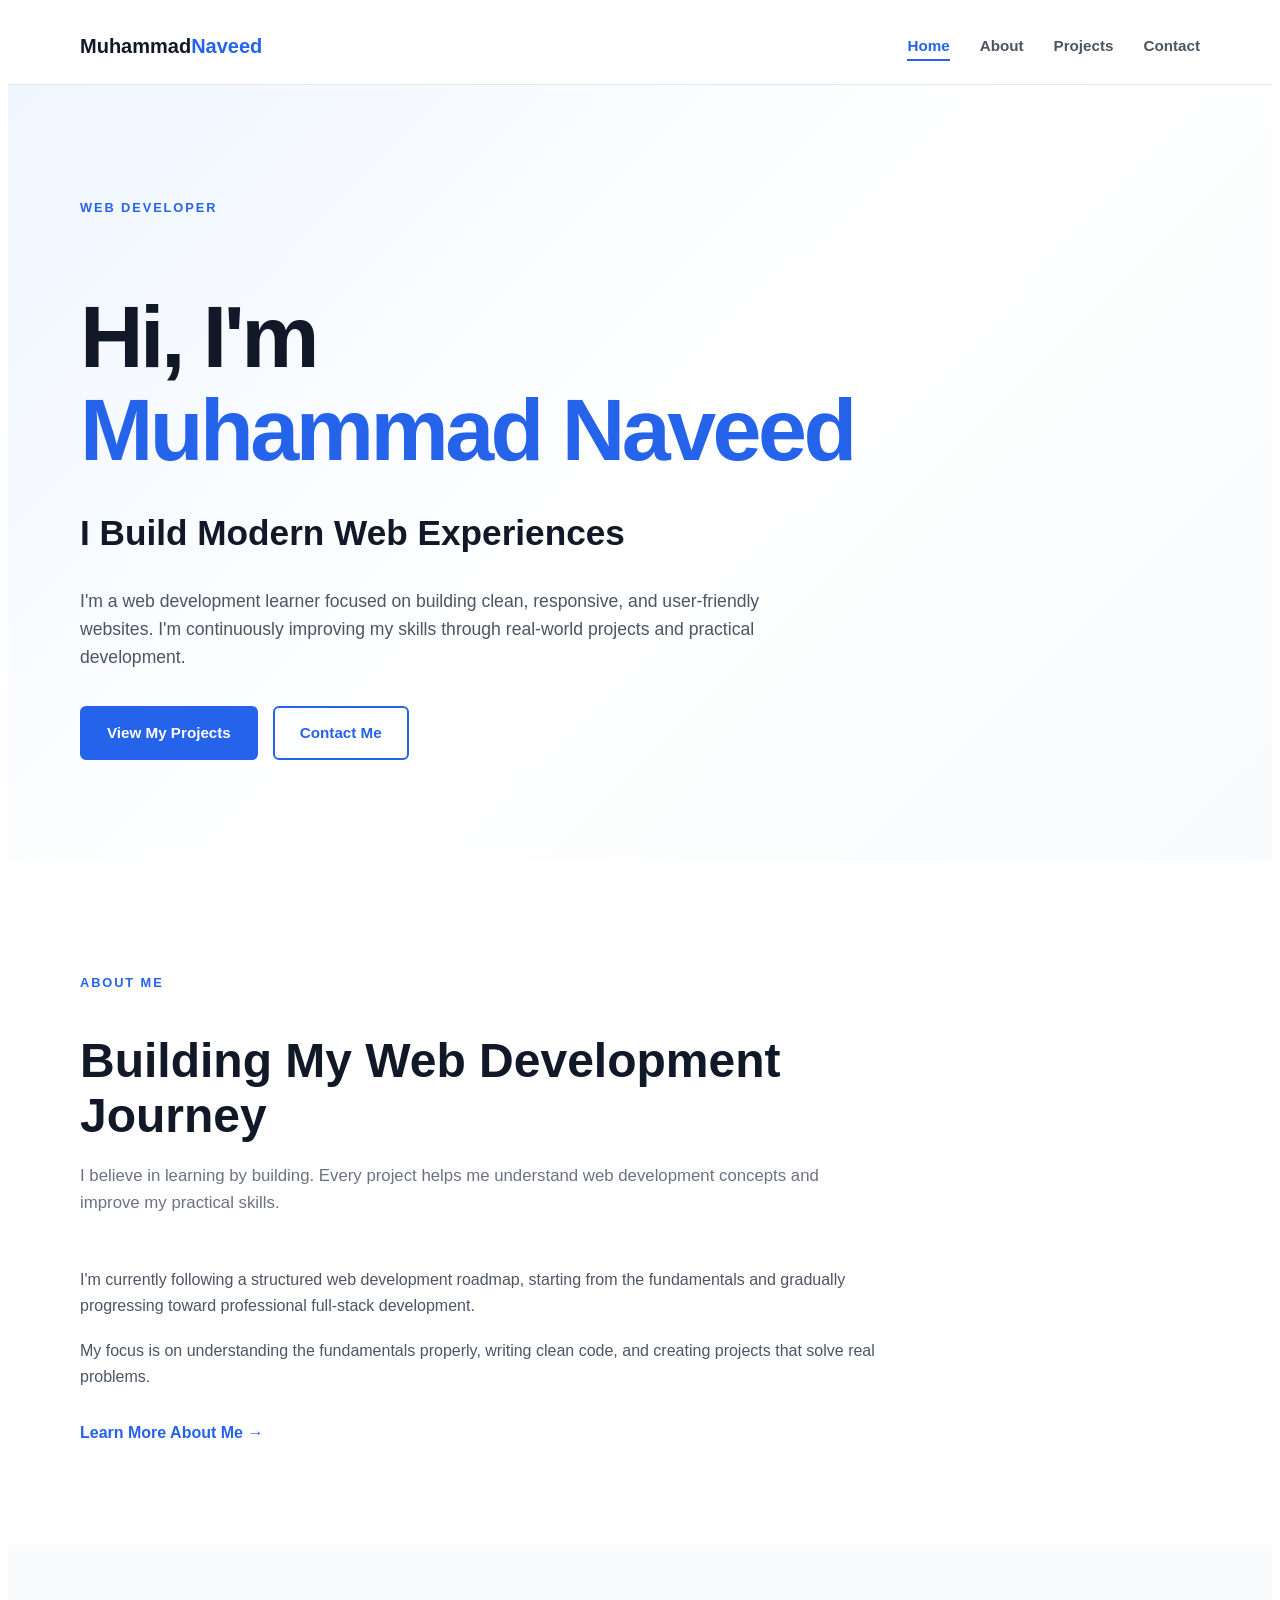
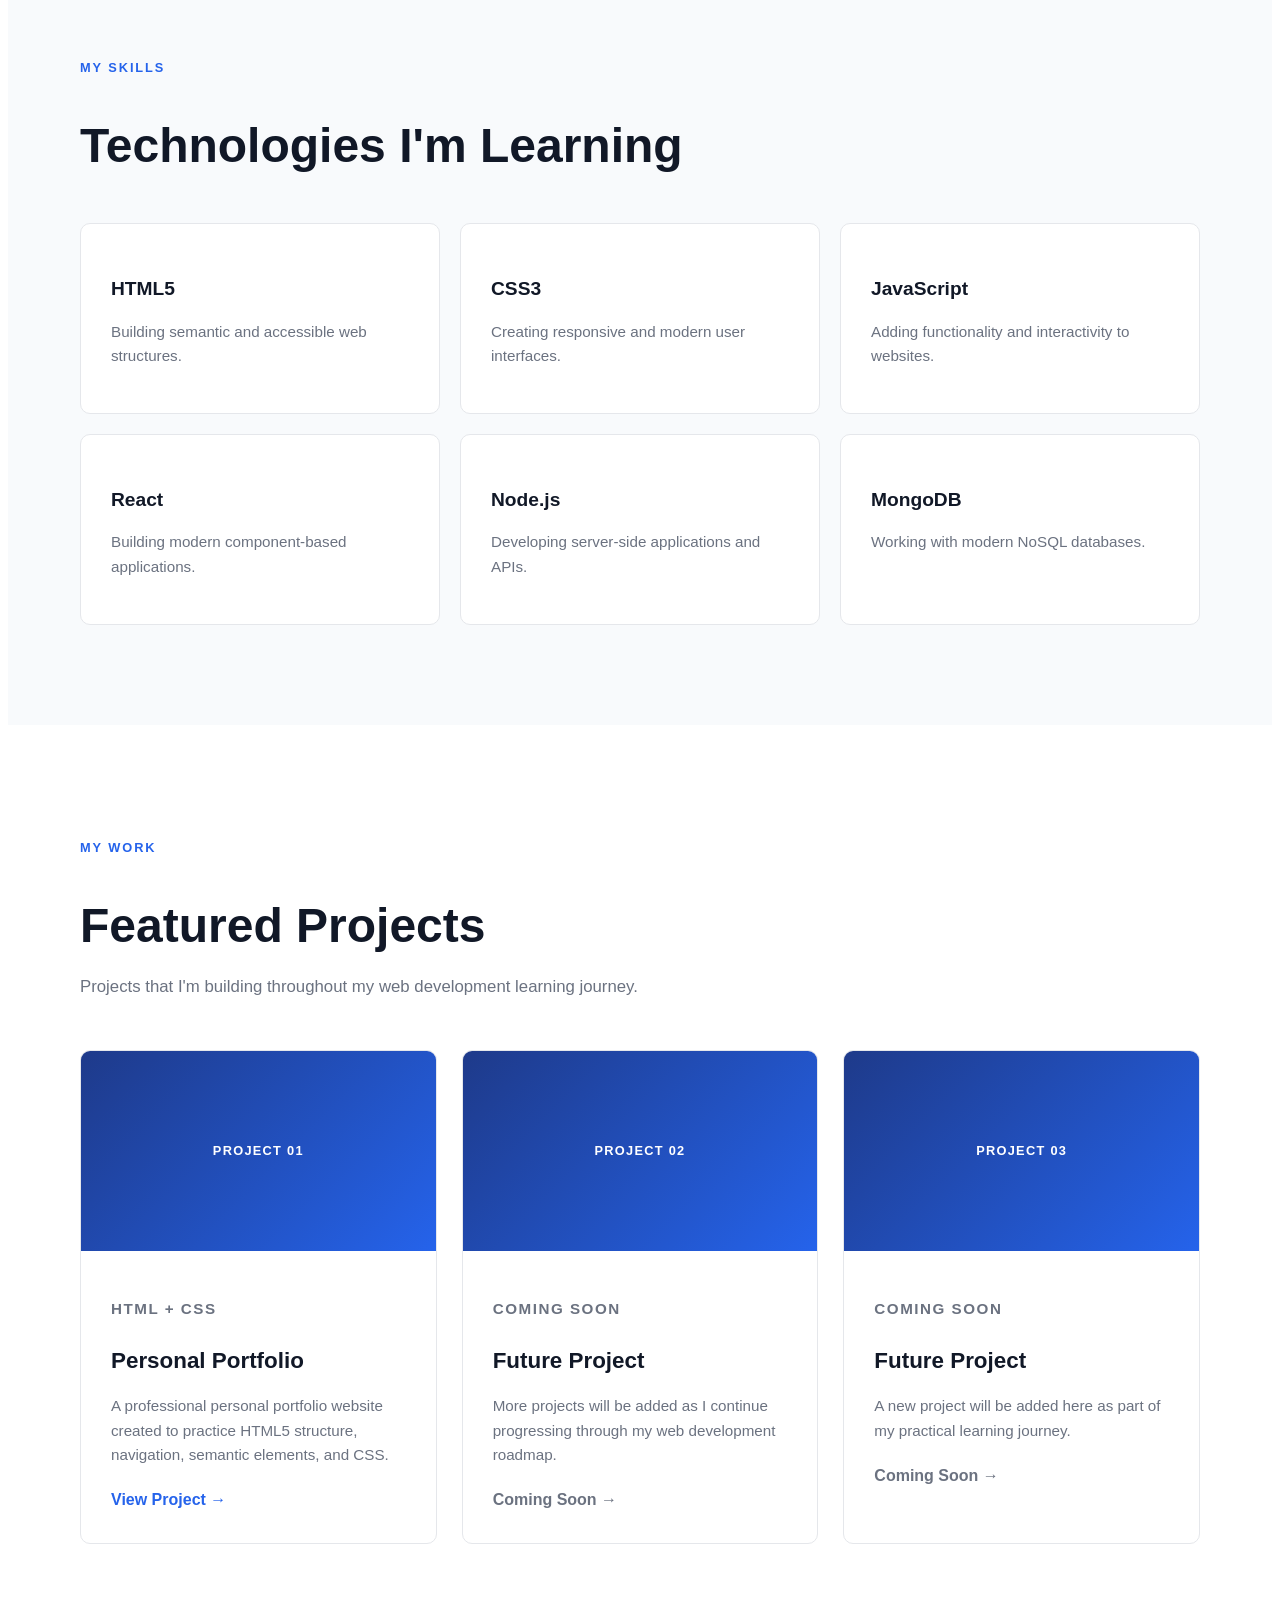
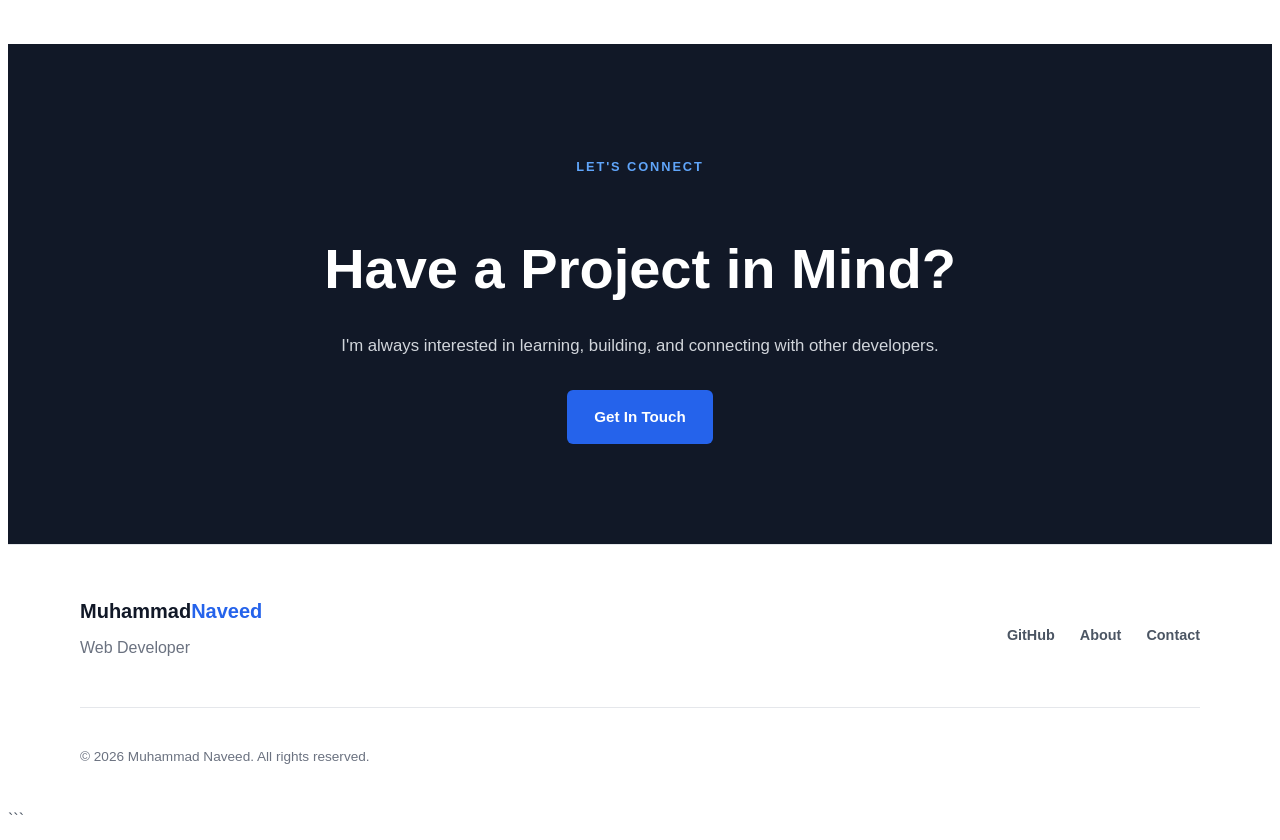
<file: index.html>
<!DOCTYPE html>
<html lang="en">
<head>
    <meta charset="UTF-8">
    <meta name="viewport" content="width=device-width, initial-scale=1.0">

    <meta
        name="description"
        content="Muhammad Naveed - Professional Web Developer Portfolio"
    >

    <meta
        name="author"
        content="Muhammad Naveed"
    >

    <title>Muhammad Naveed | Web Developer</title>

    <link rel="stylesheet" href="css/style.css">
</head>

<body>

    <!-- ==================== HEADER ==================== -->

    <header class="site-header">

        <div class="container header-container">

            <a href="index.html" class="logo">
                Muhammad<span>Naveed</span>
            </a>

            <nav class="navigation" aria-label="Main Navigation">

                <ul class="navigation-list">

                    <li>
                        <a href="index.html" class="active">
                            Home
                        </a>
                    </li>

                    <li>
                        <a href="about.html">
                            About
                        </a>
                    </li>

                    <li>
                        <a href="#projects">
                            Projects
                        </a>
                    </li>

                    <li>
                        <a href="contact.html">
                            Contact
                        </a>
                    </li>

                </ul>

            </nav>

        </div>

    </header>


    <!-- ==================== MAIN ==================== -->

    <main>

        <!-- HERO SECTION -->

        <section class="hero-section">

            <div class="container hero-container">

                <div class="hero-content">

                    <p class="hero-label">
                        WEB DEVELOPER
                    </p>

                    <h1>
                        Hi, I'm
                        <span>Muhammad Naveed</span>
                    </h1>

                    <h2>
                        I Build Modern Web Experiences
                    </h2>

                    <p class="hero-description">
                        I'm a web development learner focused on building
                        clean, responsive, and user-friendly websites.
                        I'm continuously improving my skills through
                        real-world projects and practical development.
                    </p>

                    <div class="hero-buttons">

                        <a href="#projects" class="btn btn-primary">
                            View My Projects
                        </a>

                        <a href="contact.html" class="btn btn-secondary">
                            Contact Me
                        </a>

                    </div>

                </div>

            </div>

        </section>


        <!-- ==================== ABOUT PREVIEW ==================== -->

        <section class="about-preview section">

            <div class="container">

                <div class="section-heading">

                    <p class="section-label">
                        ABOUT ME
                    </p>

                    <h2>
                        Building My Web Development Journey
                    </h2>

                    <p>
                        I believe in learning by building. Every project
                        helps me understand web development concepts and
                        improve my practical skills.
                    </p>

                </div>

                <div class="about-content">

                    <p>
                        I'm currently following a structured web development
                        roadmap, starting from the fundamentals and gradually
                        progressing toward professional full-stack development.
                    </p>

                    <p>
                        My focus is on understanding the fundamentals properly,
                        writing clean code, and creating projects that solve
                        real problems.
                    </p>

                    <a href="about.html" class="text-link">
                        Learn More About Me →
                    </a>

                </div>

            </div>

        </section>


        <!-- ==================== SKILLS ==================== -->

        <section class="skills-section section">

            <div class="container">

                <div class="section-heading">

                    <p class="section-label">
                        MY SKILLS
                    </p>

                    <h2>
                        Technologies I'm Learning
                    </h2>

                </div>

                <div class="skills-grid">

                    <article class="skill-card">
                        <h3>HTML5</h3>
                        <p>
                            Building semantic and accessible web structures.
                        </p>
                    </article>

                    <article class="skill-card">
                        <h3>CSS3</h3>
                        <p>
                            Creating responsive and modern user interfaces.
                        </p>
                    </article>

                    <article class="skill-card">
                        <h3>JavaScript</h3>
                        <p>
                            Adding functionality and interactivity to websites.
                        </p>
                    </article>

                    <article class="skill-card">
                        <h3>React</h3>
                        <p>
                            Building modern component-based applications.
                        </p>
                    </article>

                    <article class="skill-card">
                        <h3>Node.js</h3>
                        <p>
                            Developing server-side applications and APIs.
                        </p>
                    </article>

                    <article class="skill-card">
                        <h3>MongoDB</h3>
                        <p>
                            Working with modern NoSQL databases.
                        </p>
                    </article>

                </div>

            </div>

        </section>


        <!-- ==================== PROJECTS ==================== -->

        <section class="projects-section section" id="projects">

            <div class="container">

                <div class="section-heading">

                    <p class="section-label">
                        MY WORK
                    </p>

                    <h2>
                        Featured Projects
                    </h2>

                    <p>
                        Projects that I'm building throughout my
                        web development learning journey.
                    </p>

                </div>


                <div class="projects-grid">

                    <!-- PROJECT 01 -->

                    <article class="project-card">

                        <div class="project-image">
                            <span>
                                PROJECT 01
                            </span>
                        </div>

                        <div class="project-content">

                            <p class="project-category">
                                HTML + CSS
                            </p>

                            <h3>
                                Personal Portfolio
                            </h3>

                            <p>
                                A professional personal portfolio website
                                created to practice HTML5 structure,
                                navigation, semantic elements, and CSS.
                            </p>

                            <a href="index.html" class="project-link">
                                View Project →
                            </a>

                        </div>

                    </article>


                    <!-- PROJECT 02 -->

                    <article class="project-card">

                        <div class="project-image">
                            <span>
                                PROJECT 02
                            </span>
                        </div>

                        <div class="project-content">

                            <p class="project-category">
                                COMING SOON
                            </p>

                            <h3>
                                Future Project
                            </h3>

                            <p>
                                More projects will be added as I continue
                                progressing through my web development roadmap.
                            </p>

                            <span class="project-link disabled">
                                Coming Soon →
                            </span>

                        </div>

                    </article>


                    <!-- PROJECT 03 -->

                    <article class="project-card">

                        <div class="project-image">
                            <span>
                                PROJECT 03
                            </span>
                        </div>

                        <div class="project-content">

                            <p class="project-category">
                                COMING SOON
                            </p>

                            <h3>
                                Future Project
                            </h3>

                            <p>
                                A new project will be added here as part
                                of my practical learning journey.
                            </p>

                            <span class="project-link disabled">
                                Coming Soon →
                            </span>

                        </div>

                    </article>

                </div>

            </div>

        </section>


        <!-- ==================== CTA ==================== -->

        <section class="cta-section">

            <div class="container cta-container">

                <p class="section-label">
                    LET'S CONNECT
                </p>

                <h2>
                    Have a Project in Mind?
                </h2>

                <p>
                    I'm always interested in learning, building,
                    and connecting with other developers.
                </p>

                <a href="contact.html" class="btn btn-primary">
                    Get In Touch
                </a>

            </div>

        </section>

    </main>


    <!-- ==================== FOOTER ==================== -->

    <footer class="site-footer">

        <div class="container footer-container">

            <div class="footer-brand">

                <a href="index.html" class="logo">
                    Muhammad<span>Naveed</span>
                </a>

                <p>
                    Web Developer
                </p>

            </div>

            <div class="footer-links">

                <a
                    href="https://github.com/muhammadnaveed1163"
                    target="_blank"
                    rel="noopener noreferrer"
                >
                    GitHub
                </a>

                <a href="about.html">
                    About
                </a>

                <a href="contact.html">
                    Contact
                </a>

            </div>

            <div class="footer-bottom">

                <p>
                    © 2026 Muhammad Naveed. All rights reserved.
                </p>

            </div>

        </div>

    </footer>

</body>
</html>
```
</file>
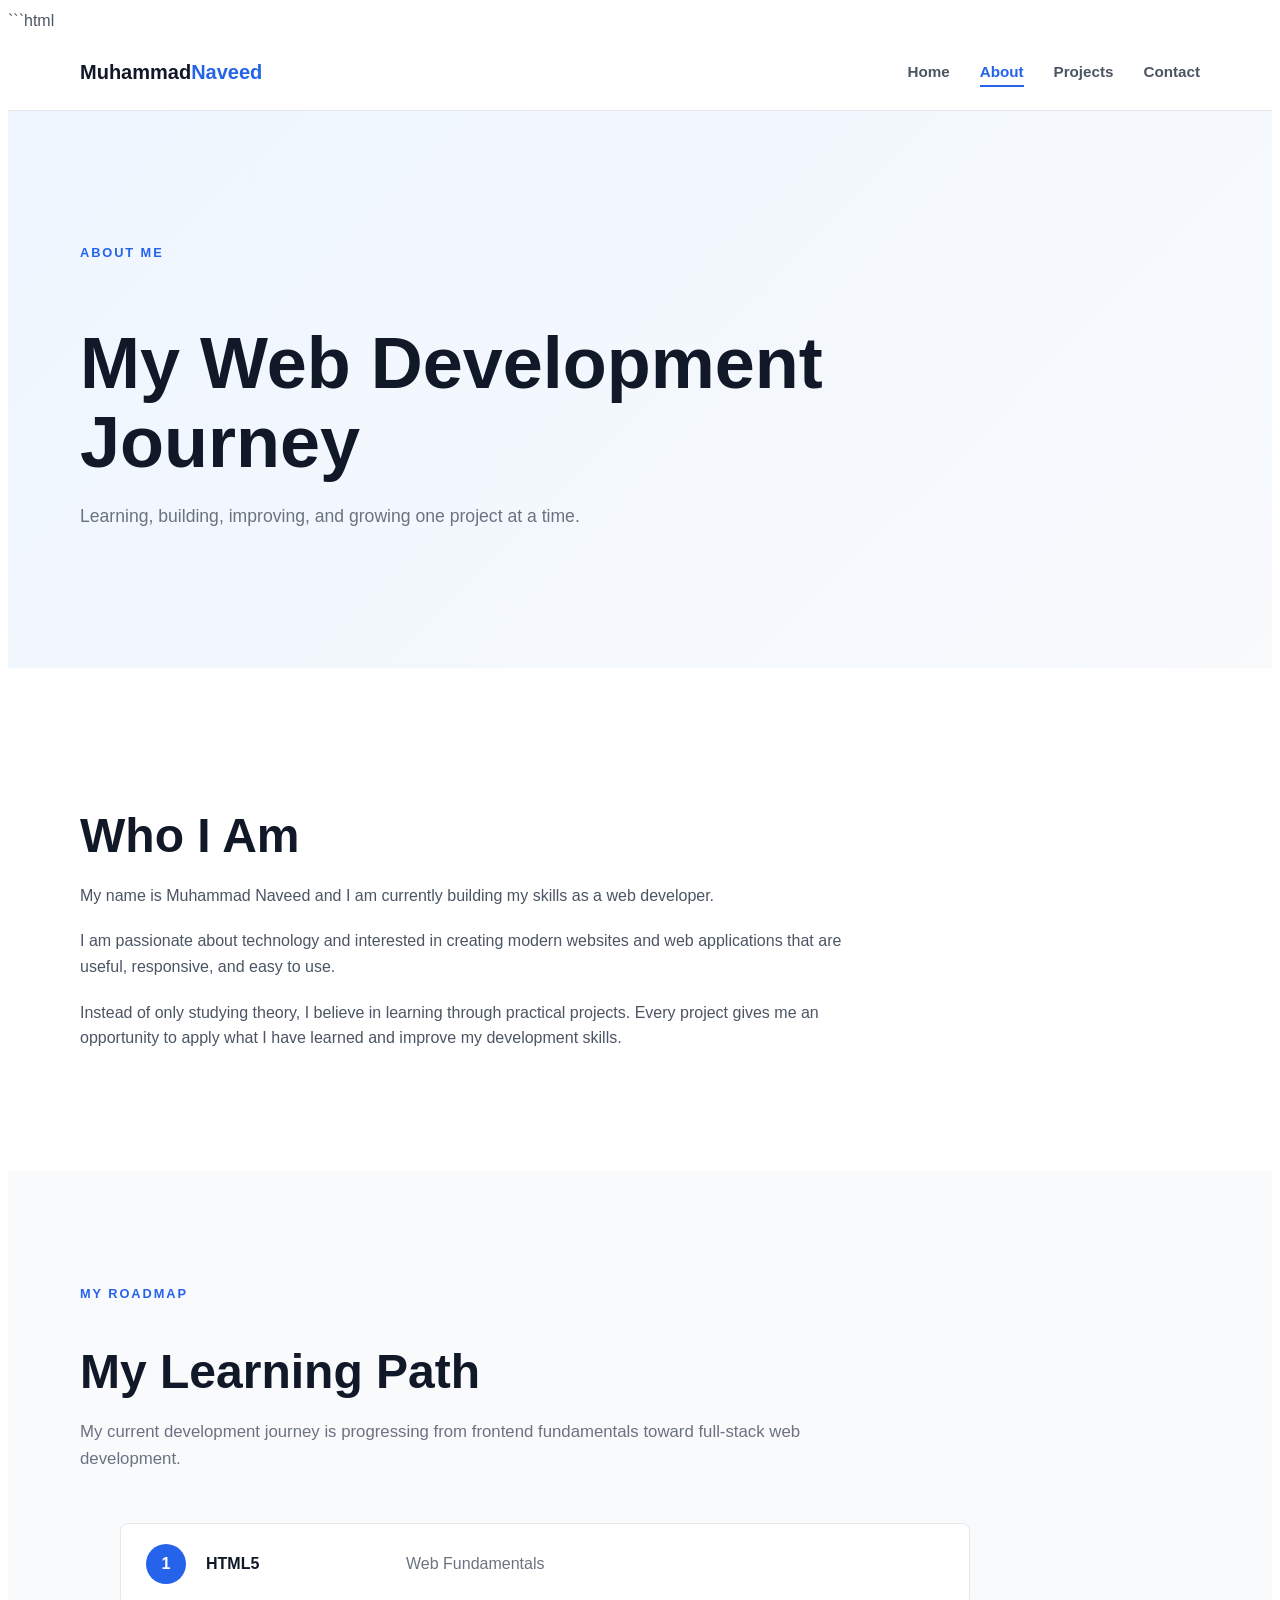
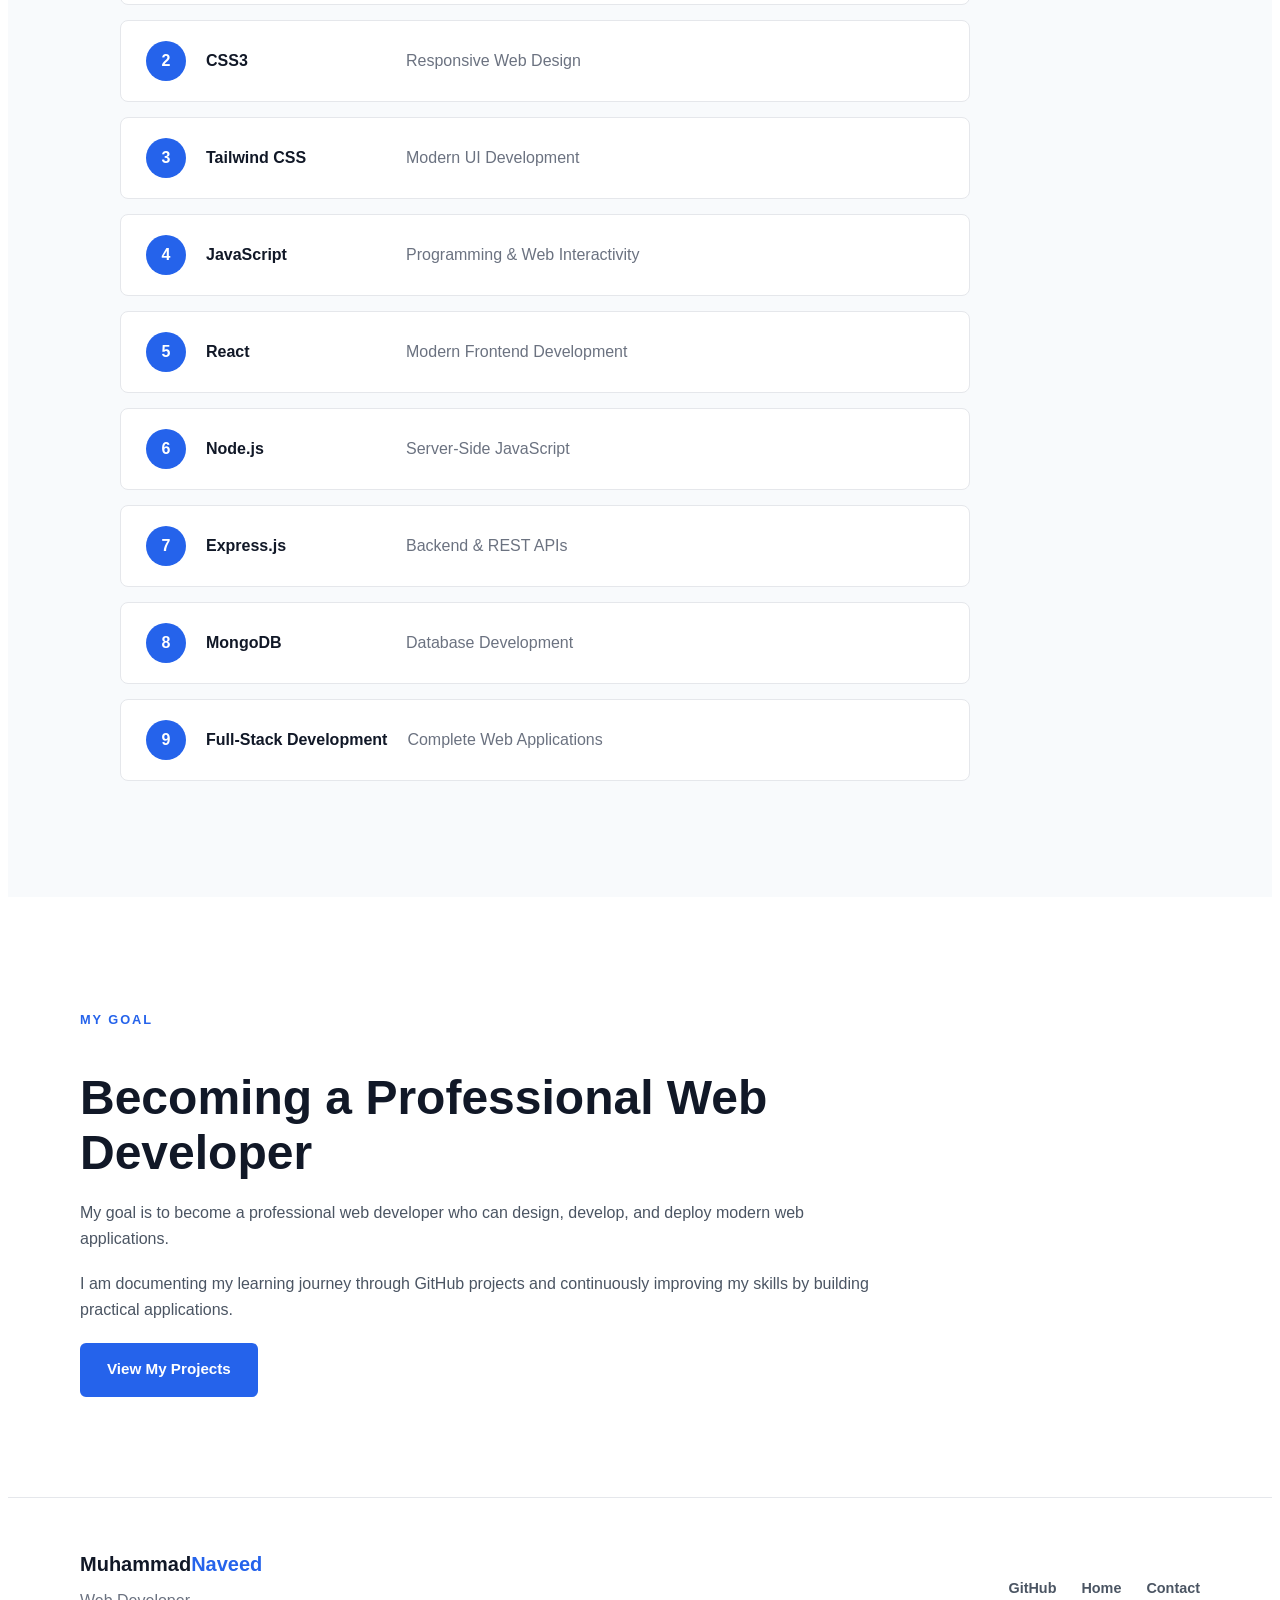
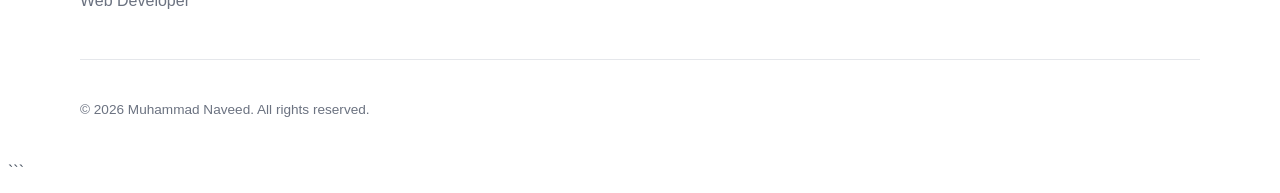
<file: about.html>
```html
<!DOCTYPE html>
<html lang="en">
<head>

    <meta charset="UTF-8">
    <meta name="viewport" content="width=device-width, initial-scale=1.0">

    <meta
        name="description"
        content="Learn more about Muhammad Naveed and his web development journey."
    >

    <meta
        name="author"
        content="Muhammad Naveed"
    >

    <title>About | Muhammad Naveed</title>

    <link rel="stylesheet" href="css/style.css">

</head>

<body>

    <!-- ==================== HEADER ==================== -->

    <header class="site-header">

        <div class="container header-container">

            <a href="index.html" class="logo">
                Muhammad<span>Naveed</span>
            </a>

            <nav class="navigation" aria-label="Main Navigation">

                <ul class="navigation-list">

                    <li>
                        <a href="index.html">
                            Home
                        </a>
                    </li>

                    <li>
                        <a href="about.html" class="active">
                            About
                        </a>
                    </li>

                    <li>
                        <a href="index.html#projects">
                            Projects
                        </a>
                    </li>

                    <li>
                        <a href="contact.html">
                            Contact
                        </a>
                    </li>

                </ul>

            </nav>

        </div>

    </header>


    <!-- ==================== MAIN ==================== -->

    <main>

        <!-- PAGE HERO -->

        <section class="page-hero">

            <div class="container">

                <p class="section-label">
                    ABOUT ME
                </p>

                <h1>
                    My Web Development Journey
                </h1>

                <p>
                    Learning, building, improving, and growing
                    one project at a time.
                </p>

            </div>

        </section>


        <!-- ABOUT -->

        <section class="section">

            <div class="container">

                <div class="content-width">

                    <h2>
                        Who I Am
                    </h2>

                    <p>
                        My name is Muhammad Naveed and I am currently
                        building my skills as a web developer.
                    </p>

                    <p>
                        I am passionate about technology and interested
                        in creating modern websites and web applications
                        that are useful, responsive, and easy to use.
                    </p>

                    <p>
                        Instead of only studying theory, I believe in
                        learning through practical projects. Every project
                        gives me an opportunity to apply what I have learned
                        and improve my development skills.
                    </p>

                </div>

            </div>

        </section>


        <!-- LEARNING PATH -->

        <section class="skills-section section">

            <div class="container">

                <div class="section-heading">

                    <p class="section-label">
                        MY ROADMAP
                    </p>

                    <h2>
                        My Learning Path
                    </h2>

                    <p>
                        My current development journey is progressing
                        from frontend fundamentals toward full-stack
                        web development.
                    </p>

                </div>


                <ol class="roadmap-list">

                    <li>
                        <strong>HTML5</strong>
                        <span>Web Fundamentals</span>
                    </li>

                    <li>
                        <strong>CSS3</strong>
                        <span>Responsive Web Design</span>
                    </li>

                    <li>
                        <strong>Tailwind CSS</strong>
                        <span>Modern UI Development</span>
                    </li>

                    <li>
                        <strong>JavaScript</strong>
                        <span>Programming & Web Interactivity</span>
                    </li>

                    <li>
                        <strong>React</strong>
                        <span>Modern Frontend Development</span>
                    </li>

                    <li>
                        <strong>Node.js</strong>
                        <span>Server-Side JavaScript</span>
                    </li>

                    <li>
                        <strong>Express.js</strong>
                        <span>Backend & REST APIs</span>
                    </li>

                    <li>
                        <strong>MongoDB</strong>
                        <span>Database Development</span>
                    </li>

                    <li>
                        <strong>Full-Stack Development</strong>
                        <span>Complete Web Applications</span>
                    </li>

                </ol>

            </div>

        </section>


        <!-- GOAL -->

        <section class="section">

            <div class="container">

                <div class="content-width">

                    <p class="section-label">
                        MY GOAL
                    </p>

                    <h2>
                        Becoming a Professional Web Developer
                    </h2>

                    <p>
                        My goal is to become a professional web developer
                        who can design, develop, and deploy modern web
                        applications.
                    </p>

                    <p>
                        I am documenting my learning journey through
                        GitHub projects and continuously improving my
                        skills by building practical applications.
                    </p>

                    <a href="index.html#projects" class="btn btn-primary">
                        View My Projects
                    </a>

                </div>

            </div>

        </section>

    </main>


    <!-- ==================== FOOTER ==================== -->

    <footer class="site-footer">

        <div class="container footer-container">

            <div class="footer-brand">

                <a href="index.html" class="logo">
                    Muhammad<span>Naveed</span>
                </a>

                <p>
                    Web Developer
                </p>

            </div>

            <div class="footer-links">

                <a
                    href="https://github.com/muhammadnaveed1163"
                    target="_blank"
                    rel="noopener noreferrer"
                >
                    GitHub
                </a>

                <a href="index.html">
                    Home
                </a>

                <a href="contact.html">
                    Contact
                </a>

            </div>

            <div class="footer-bottom">

                <p>
                    © 2026 Muhammad Naveed. All rights reserved.
                </p>

            </div>

        </div>

    </footer>

</body>
</html>
```
</file>
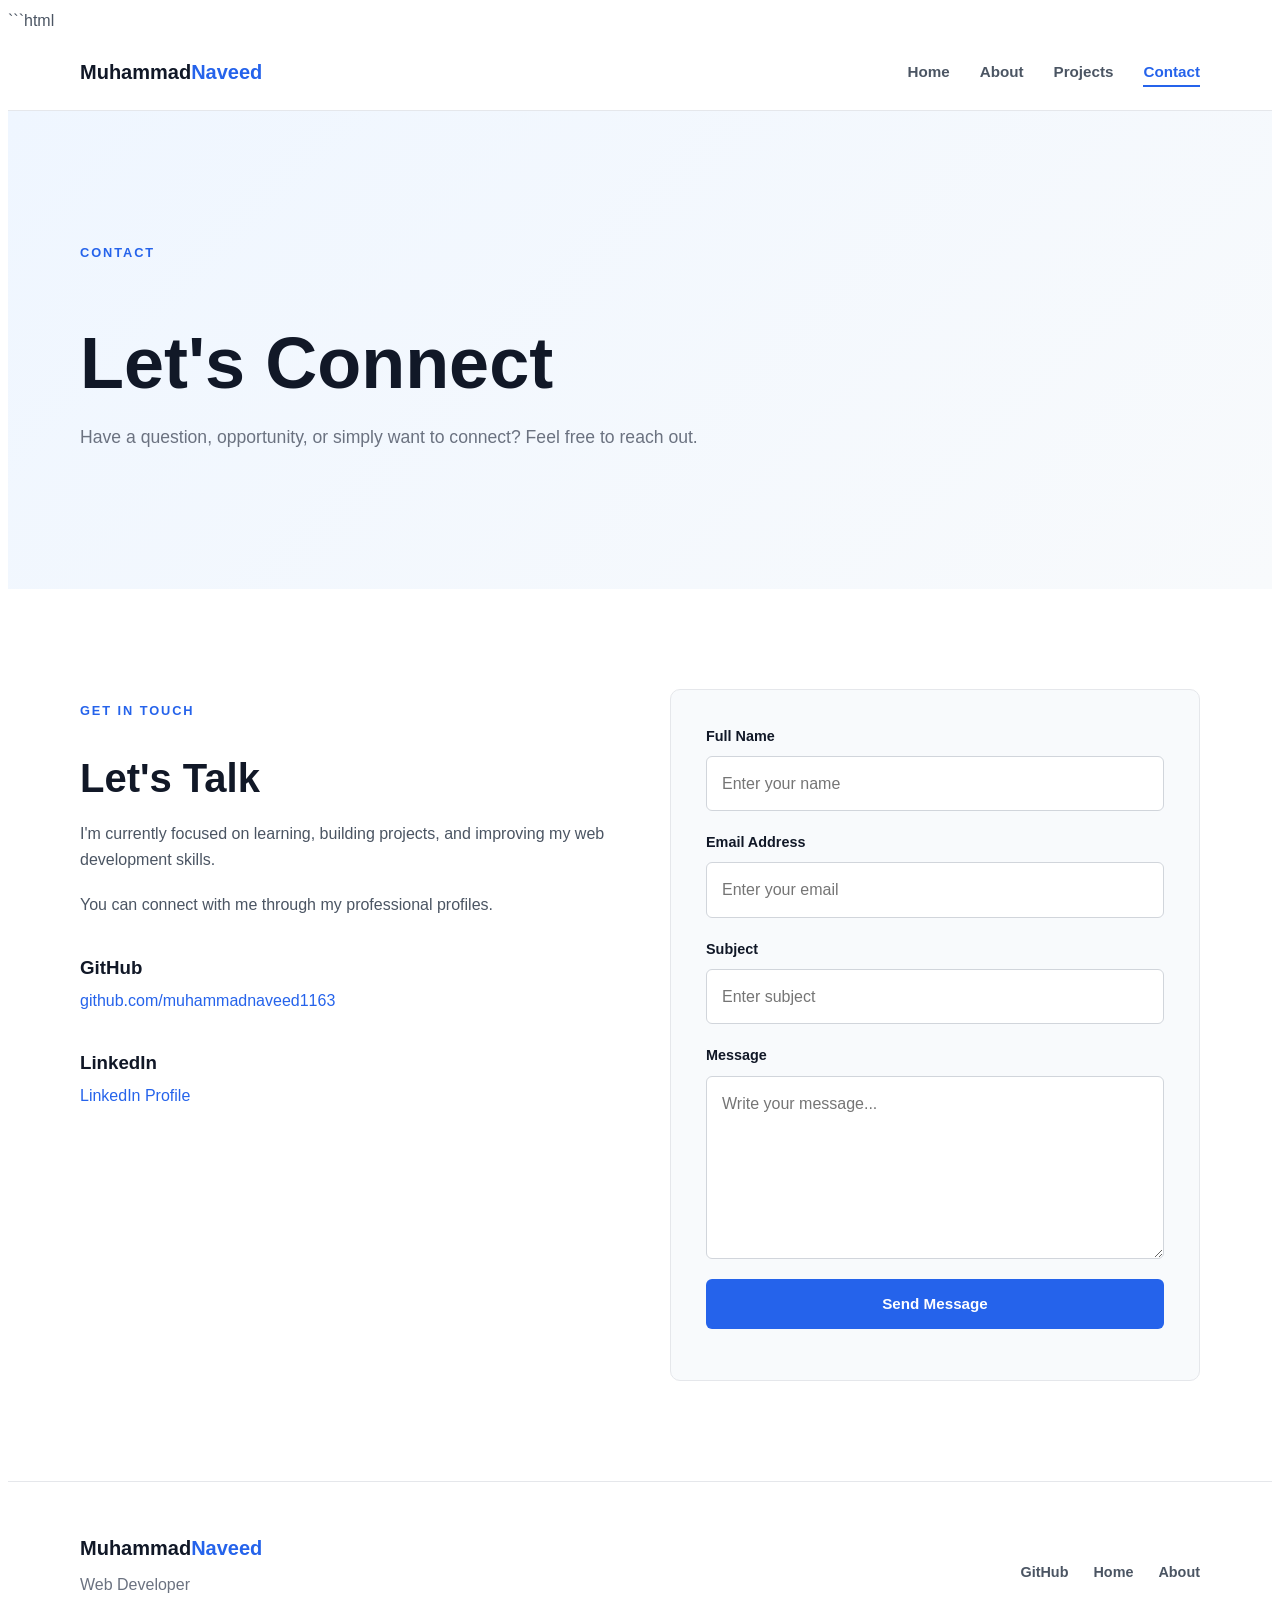
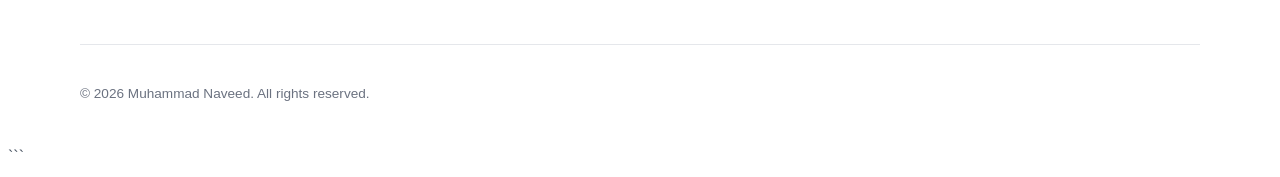
<file: contact.html>
```html
<!DOCTYPE html>
<html lang="en">
<head>

    <meta charset="UTF-8">
    <meta name="viewport" content="width=device-width, initial-scale=1.0">

    <meta
        name="description"
        content="Contact Muhammad Naveed - Web Developer."
    >

    <meta
        name="author"
        content="Muhammad Naveed"
    >

    <title>Contact | Muhammad Naveed</title>

    <link rel="stylesheet" href="css/style.css">

</head>

<body>

    <!-- ==================== HEADER ==================== -->

    <header class="site-header">

        <div class="container header-container">

            <a href="index.html" class="logo">
                Muhammad<span>Naveed</span>
            </a>

            <nav class="navigation" aria-label="Main Navigation">

                <ul class="navigation-list">

                    <li>
                        <a href="index.html">
                            Home
                        </a>
                    </li>

                    <li>
                        <a href="about.html">
                            About
                        </a>
                    </li>

                    <li>
                        <a href="index.html#projects">
                            Projects
                        </a>
                    </li>

                    <li>
                        <a href="contact.html" class="active">
                            Contact
                        </a>
                    </li>

                </ul>

            </nav>

        </div>

    </header>


    <!-- ==================== MAIN ==================== -->

    <main>

        <!-- PAGE HERO -->

        <section class="page-hero">

            <div class="container">

                <p class="section-label">
                    CONTACT
                </p>

                <h1>
                    Let's Connect
                </h1>

                <p>
                    Have a question, opportunity, or simply want
                    to connect? Feel free to reach out.
                </p>

            </div>

        </section>


        <!-- CONTACT SECTION -->

        <section class="section">

            <div class="container">

                <div class="contact-grid">

                    <!-- CONTACT INFORMATION -->

                    <div class="contact-info">

                        <p class="section-label">
                            GET IN TOUCH
                        </p>

                        <h2>
                            Let's Talk
                        </h2>

                        <p>
                            I'm currently focused on learning,
                            building projects, and improving my
                            web development skills.
                        </p>

                        <p>
                            You can connect with me through my
                            professional profiles.
                        </p>


                        <div class="contact-item">

                            <h3>
                                GitHub
                            </h3>

                            <a
                                href="https://github.com/muhammadnaveed1163"
                                target="_blank"
                                rel="noopener noreferrer"
                            >
                                github.com/muhammadnaveed1163
                            </a>

                        </div>


                        <div class="contact-item">

                            <h3>
                                LinkedIn
                            </h3>

                            <a
                                href="#"
                                target="_blank"
                                rel="noopener noreferrer"
                            >
                                LinkedIn Profile
                            </a>

                        </div>

                    </div>


                    <!-- CONTACT FORM -->

                    <div class="contact-form-wrapper">

                        <form class="contact-form">

                            <div class="form-group">

                                <label for="name">
                                    Full Name
                                </label>

                                <input
                                    type="text"
                                    id="name"
                                    name="name"
                                    placeholder="Enter your name"
                                    required
                                >

                            </div>


                            <div class="form-group">

                                <label for="email">
                                    Email Address
                                </label>

                                <input
                                    type="email"
                                    id="email"
                                    name="email"
                                    placeholder="Enter your email"
                                    required
                                >

                            </div>


                            <div class="form-group">

                                <label for="subject">
                                    Subject
                                </label>

                                <input
                                    type="text"
                                    id="subject"
                                    name="subject"
                                    placeholder="Enter subject"
                                    required
                                >

                            </div>


                            <div class="form-group">

                                <label for="message">
                                    Message
                                </label>

                                <textarea
                                    id="message"
                                    name="message"
                                    rows="6"
                                    placeholder="Write your message..."
                                    required
                                ></textarea>

                            </div>


                            <button
                                type="submit"
                                class="btn btn-primary"
                            >
                                Send Message
                            </button>

                        </form>

                    </div>

                </div>

            </div>

        </section>

    </main>


    <!-- ==================== FOOTER ==================== -->

    <footer class="site-footer">

        <div class="container footer-container">

            <div class="footer-brand">

                <a href="index.html" class="logo">
                    Muhammad<span>Naveed</span>
                </a>

                <p>
                    Web Developer
                </p>

            </div>

            <div class="footer-links">

                <a
                    href="https://github.com/muhammadnaveed1163"
                    target="_blank"
                    rel="noopener noreferrer"
                >
                    GitHub
                </a>

                <a href="index.html">
                    Home
                </a>

                <a href="about.html">
                    About
                </a>

            </div>

            <div class="footer-bottom">

                <p>
                    © 2026 Muhammad Naveed. All rights reserved.
                </p>

            </div>

        </div>

    </footer>

</body>
</html>
```
</file>
<file: css/style.css>
```css
/* =========================================================
   RESET
========================================================= */

* {
    margin: 0;
    padding: 0;
    box-sizing: border-box;
}


/* =========================================================
   ROOT
========================================================= */

:root {
    --primary-color: #2563eb;
    --primary-dark: #1d4ed8;

    --dark-color: #111827;
    --text-color: #4b5563;
    --light-text: #6b7280;

    --background-color: #ffffff;
    --light-background: #f8fafc;

    --border-color: #e5e7eb;

    --container-width: 1120px;

    --transition: 0.3s ease;
}


/* =========================================================
   GLOBAL
========================================================= */

html {
    scroll-behavior: smooth;
}

body {
    font-family:
        Arial,
        Helvetica,
        sans-serif;

    line-height: 1.6;

    color: var(--text-color);

    background-color: var(--background-color);
}

a {
    color: inherit;
    text-decoration: none;
}

ul,
ol {
    list-style: none;
}

img {
    display: block;
    max-width: 100%;
}

button,
input,
textarea {
    font: inherit;
}


/* =========================================================
   CONTAINER
========================================================= */

.container {
    width: min(
        var(--container-width),
        calc(100% - 40px)
    );

    margin: 0 auto;
}


/* =========================================================
   HEADER
========================================================= */

.site-header {
    position: sticky;
    top: 0;
    z-index: 1000;

    border-bottom: 1px solid var(--border-color);

    background-color: rgba(255, 255, 255, 0.95);

    backdrop-filter: blur(10px);
}

.header-container {
    min-height: 76px;

    display: flex;
    align-items: center;
    justify-content: space-between;

    gap: 30px;
}


/* LOGO */

.logo {
    color: var(--dark-color);

    font-size: 1.25rem;
    font-weight: 800;

    white-space: nowrap;
}

.logo span {
    color: var(--primary-color);
}


/* NAVIGATION */

.navigation-list {
    display: flex;

    align-items: center;

    gap: 30px;
}

.navigation-list a {
    position: relative;

    color: var(--text-color);

    font-size: 0.95rem;
    font-weight: 600;

    transition: color var(--transition);
}

.navigation-list a:hover,
.navigation-list a.active {
    color: var(--primary-color);
}

.navigation-list a::after {
    content: "";

    position: absolute;

    left: 0;
    bottom: -7px;

    width: 0;
    height: 2px;

    background-color: var(--primary-color);

    transition: width var(--transition);
}

.navigation-list a:hover::after,
.navigation-list a.active::after {
    width: 100%;
}


/* =========================================================
   HERO
========================================================= */

.hero-section {
    min-height: 680px;

    display: flex;
    align-items: center;

    background:
        linear-gradient(
            135deg,
            #eff6ff 0%,
            #ffffff 50%,
            #f8fafc 100%
        );
}

.hero-container {
    padding: 100px 0;
}

.hero-content {
    max-width: 850px;
}

.hero-label,
.section-label {
    margin-bottom: 15px;

    color: var(--primary-color);

    font-size: 0.8rem;
    font-weight: 800;

    letter-spacing: 0.15em;
}

.hero-content h1 {
    margin-bottom: 15px;

    color: var(--dark-color);

    font-size: clamp(
        2.8rem,
        7vw,
        5.5rem
    );

    line-height: 1.05;

    letter-spacing: -0.04em;
}

.hero-content h1 span {
    display: block;

    color: var(--primary-color);
}

.hero-content h2 {
    margin-bottom: 25px;

    color: var(--dark-color);

    font-size: clamp(
        1.5rem,
        3vw,
        2.2rem
    );
}

.hero-description {
    max-width: 700px;

    margin-bottom: 35px;

    color: var(--text-color);

    font-size: 1.1rem;
}


/* =========================================================
   BUTTONS
========================================================= */

.hero-buttons {
    display: flex;

    flex-wrap: wrap;

    gap: 15px;
}

.btn {
    display: inline-flex;

    align-items: center;
    justify-content: center;

    min-height: 50px;

    padding: 0 25px;

    border: 2px solid transparent;
    border-radius: 6px;

    font-size: 0.95rem;
    font-weight: 700;

    cursor: pointer;

    transition:
        background-color var(--transition),
        color var(--transition),
        border-color var(--transition),
        transform var(--transition);
}

.btn:hover {
    transform: translateY(-2px);

    text-decoration: none;
}

.btn-primary {
    color: #ffffff;

    background-color: var(--primary-color);
}

.btn-primary:hover {
    background-color: var(--primary-dark);
}

.btn-secondary {
    color: var(--primary-color);

    border-color: var(--primary-color);

    background-color: transparent;
}

.btn-secondary:hover {
    color: #ffffff;

    background-color: var(--primary-color);
}


/* =========================================================
   SECTIONS
========================================================= */

.section {
    padding: 100px 0;
}

.section-heading {
    max-width: 750px;

    margin-bottom: 50px;
}

.section-heading h2,
.section h2 {
    margin-bottom: 20px;

    color: var(--dark-color);

    font-size: clamp(
        2rem,
        4vw,
        3rem
    );

    line-height: 1.15;
}

.section-heading > p:last-child {
    color: var(--light-text);

    font-size: 1.05rem;
}


/* =========================================================
   ABOUT
========================================================= */

.about-preview {
    background-color: var(--background-color);
}

.about-content {
    max-width: 800px;
}

.about-content p {
    margin-bottom: 20px;
}

.text-link {
    display: inline-block;

    margin-top: 10px;

    color: var(--primary-color);

    font-weight: 700;
}

.text-link:hover {
    text-decoration: underline;
}


/* =========================================================
   SKILLS
========================================================= */

.skills-section {
    background-color: var(--light-background);
}

.skills-grid {
    display: grid;

    grid-template-columns:
        repeat(
            3,
            1fr
        );

    gap: 20px;
}

.skill-card {
    padding: 30px;

    border: 1px solid var(--border-color);

    border-radius: 10px;

    background-color: #ffffff;

    transition:
        transform var(--transition),
        box-shadow var(--transition);
}

.skill-card:hover {
    transform: translateY(-5px);

    box-shadow:
        0 15px 35px
        rgba(0, 0, 0, 0.08);
}

.skill-card h3 {
    margin-bottom: 10px;

    color: var(--dark-color);

    font-size: 1.2rem;
}

.skill-card p {
    color: var(--light-text);

    font-size: 0.95rem;
}


/* =========================================================
   PROJECTS
========================================================= */

.projects-section {
    background-color: #ffffff;
}

.projects-grid {
    display: grid;

    grid-template-columns:
        repeat(
            3,
            1fr
        );

    gap: 25px;
}

.project-card {
    overflow: hidden;

    border: 1px solid var(--border-color);

    border-radius: 10px;

    background-color: #ffffff;

    transition:
        transform var(--transition),
        box-shadow var(--transition);
}

.project-card:hover {
    transform: translateY(-5px);

    box-shadow:
        0 20px 40px
        rgba(0, 0, 0, 0.08);
}

.project-image {
    min-height: 200px;

    display: flex;

    align-items: center;
    justify-content: center;

    background:
        linear-gradient(
            135deg,
            #1e3a8a,
            #2563eb
        );

    color: #ffffff;

    font-size: 0.8rem;
    font-weight: 800;

    letter-spacing: 0.1em;
}

.project-content {
    padding: 30px;
}

.project-category {
    margin-bottom: 10px;

    color: var(--primary-color);

    font-size: 0.75rem;
    font-weight: 800;

    letter-spacing: 0.1em;
}

.project-content h3 {
    margin-bottom: 15px;

    color: var(--dark-color);

    font-size: 1.4rem;
}

.project-content p {
    margin-bottom: 20px;

    color: var(--light-text);

    font-size: 0.95rem;
}

.project-link {
    color: var(--primary-color);

    font-weight: 700;
}

.project-link:hover {
    text-decoration: underline;
}

.project-link.disabled {
    color: var(--light-text);

    cursor: default;
}

.project-link.disabled:hover {
    text-decoration: none;
}


/* =========================================================
   PAGE HERO
========================================================= */

.page-hero {
    padding: 120px 0;

    background:
        linear-gradient(
            135deg,
            #eff6ff,
            #f8fafc
        );
}

.page-hero h1 {
    max-width: 800px;

    margin-bottom: 20px;

    color: var(--dark-color);

    font-size: clamp(
        2.5rem,
        6vw,
        4.5rem
    );

    line-height: 1.1;
}

.page-hero > .container > p:last-child {
    max-width: 700px;

    color: var(--light-text);

    font-size: 1.1rem;
}


/* =========================================================
   CONTENT
========================================================= */

.content-width {
    max-width: 800px;
}

.content-width p {
    margin-bottom: 20px;
}


/* =========================================================
   ROADMAP
========================================================= */

.roadmap-list {
    max-width: 850px;

    display: grid;

    gap: 15px;

    counter-reset: roadmap;
}

.roadmap-list li {
    display: flex;

    align-items: center;

    gap: 20px;

    padding: 20px 25px;

    border: 1px solid var(--border-color);

    border-radius: 8px;

    background-color: #ffffff;
}

.roadmap-list li::before {
    counter-increment: roadmap;

    content: counter(roadmap);

    width: 40px;
    height: 40px;

    flex-shrink: 0;

    display: flex;

    align-items: center;
    justify-content: center;

    border-radius: 50%;

    color: #ffffff;

    background-color: var(--primary-color);

    font-weight: 800;
}

.roadmap-list strong {
    display: block;

    min-width: 180px;

    color: var(--dark-color);
}

.roadmap-list span {
    color: var(--light-text);
}


/* =========================================================
   CTA
========================================================= */

.cta-section {
    padding: 100px 0;

    color: #ffffff;

    background-color: var(--dark-color);

    text-align: center;
}

.cta-container {
    max-width: 750px;
}

.cta-section .section-label {
    color: #60a5fa;
}

.cta-section h2 {
    margin-bottom: 20px;

    color: #ffffff;

    font-size: clamp(
        2rem,
        5vw,
        3.5rem
    );
}

.cta-section p:not(.section-label) {
    margin-bottom: 30px;

    color: #d1d5db;

    font-size: 1.05rem;
}


/* =========================================================
   CONTACT
========================================================= */

.contact-grid {
    display: grid;

    grid-template-columns:
        repeat(
            2,
            1fr
        );

    gap: 60px;
}

.contact-info h2 {
    margin-bottom: 20px;

    color: var(--dark-color);

    font-size: 2.5rem;
}

.contact-info > p {
    margin-bottom: 20px;
}

.contact-item {
    margin-top: 35px;
}

.contact-item h3 {
    margin-bottom: 5px;

    color: var(--dark-color);
}

.contact-item a {
    color: var(--primary-color);
}


/* =========================================================
   FORM
========================================================= */

.contact-form-wrapper {
    padding: 35px;

    border: 1px solid var(--border-color);

    border-radius: 10px;

    background-color: var(--light-background);
}

.contact-form {
    display: grid;

    gap: 20px;
}

.form-group {
    display: grid;

    gap: 8px;
}

.form-group label {
    color: var(--dark-color);

    font-size: 0.9rem;
    font-weight: 700;
}

.form-group input,
.form-group textarea {
    width: 100%;

    padding: 14px 15px;

    border: 1px solid #d1d5db;

    border-radius: 6px;

    outline: none;

    color: var(--dark-color);

    background-color: #ffffff;

    transition:
        border-color var(--transition),
        box-shadow var(--transition);
}

.form-group textarea {
    resize: vertical;
}

.form-group input:focus,
.form-group textarea:focus {
    border-color: var(--primary-color);

    box-shadow:
        0 0 0 3px
        rgba(37, 99, 235, 0.12);
}


/* =========================================================
   FOOTER
========================================================= */

.site-footer {
    padding: 50px 0 25px;

    border-top: 1px solid var(--border-color);

    background-color: #ffffff;
}

.footer-container {
    display: grid;

    grid-template-columns:
        1fr
        auto;

    gap: 30px;
}

.footer-brand p {
    margin-top: 8px;

    color: var(--light-text);
}

.footer-links {
    display: flex;

    align-items: center;

    gap: 25px;
}

.footer-links a {
    color: var(--text-color);

    font-size: 0.9rem;
    font-weight: 600;
}

.footer-links a:hover {
    color: var(--primary-color);
}

.footer-bottom {
    grid-column: 1 / -1;

    padding-top: 25px;

    border-top: 1px solid var(--border-color);
}

.footer-bottom p {
    color: var(--light-text);

    font-size: 0.85rem;
}


/* =========================================================
   RESPONSIVE DESIGN
========================================================= */

@media (max-width: 900px) {

    .skills-grid,
    .projects-grid {
        grid-template-columns: repeat(2, 1fr);
    }

    .contact-grid {
        grid-template-columns: 1fr;
    }

}


@media (max-width: 700px) {

    .container {
        width: min(
            var(--container-width),
            calc(100% - 30px)
        );
    }

    .header-container {
        min-height: auto;

        flex-direction: column;

        padding: 20px 0;
    }

    .navigation-list {
        flex-wrap: wrap;

        justify-content: center;

        gap: 18px;
    }

    .hero-section {
        min-height: auto;
    }

    .hero-container {
        padding: 80px 0;
    }

    .section {
        padding: 70px 0;
    }

    .skills-grid,
    .projects-grid {
        grid-template-columns: 1fr;
    }

    .page-hero {
        padding: 80px 0;
    }

    .roadmap-list li {
        align-items: flex-start;

        flex-direction: column;
    }

    .roadmap-list strong {
        min-width: auto;
    }

    .footer-container {
        grid-template-columns: 1fr;

        text-align: center;
    }

    .footer-links {
        justify-content: center;

        flex-wrap: wrap;
    }

    .footer-bottom {
        grid-column: auto;
    }

}


@media (max-width: 480px) {

    .hero-content h1 {
        font-size: 2.6rem;
    }

    .hero-content h2 {
        font-size: 1.4rem;
    }

    .hero-buttons {
        flex-direction: column;

        align-items: stretch;
    }

    .btn {
        width: 100%;
    }

    .contact-form-wrapper {
        padding: 20px;
    }

}
```
</file>
